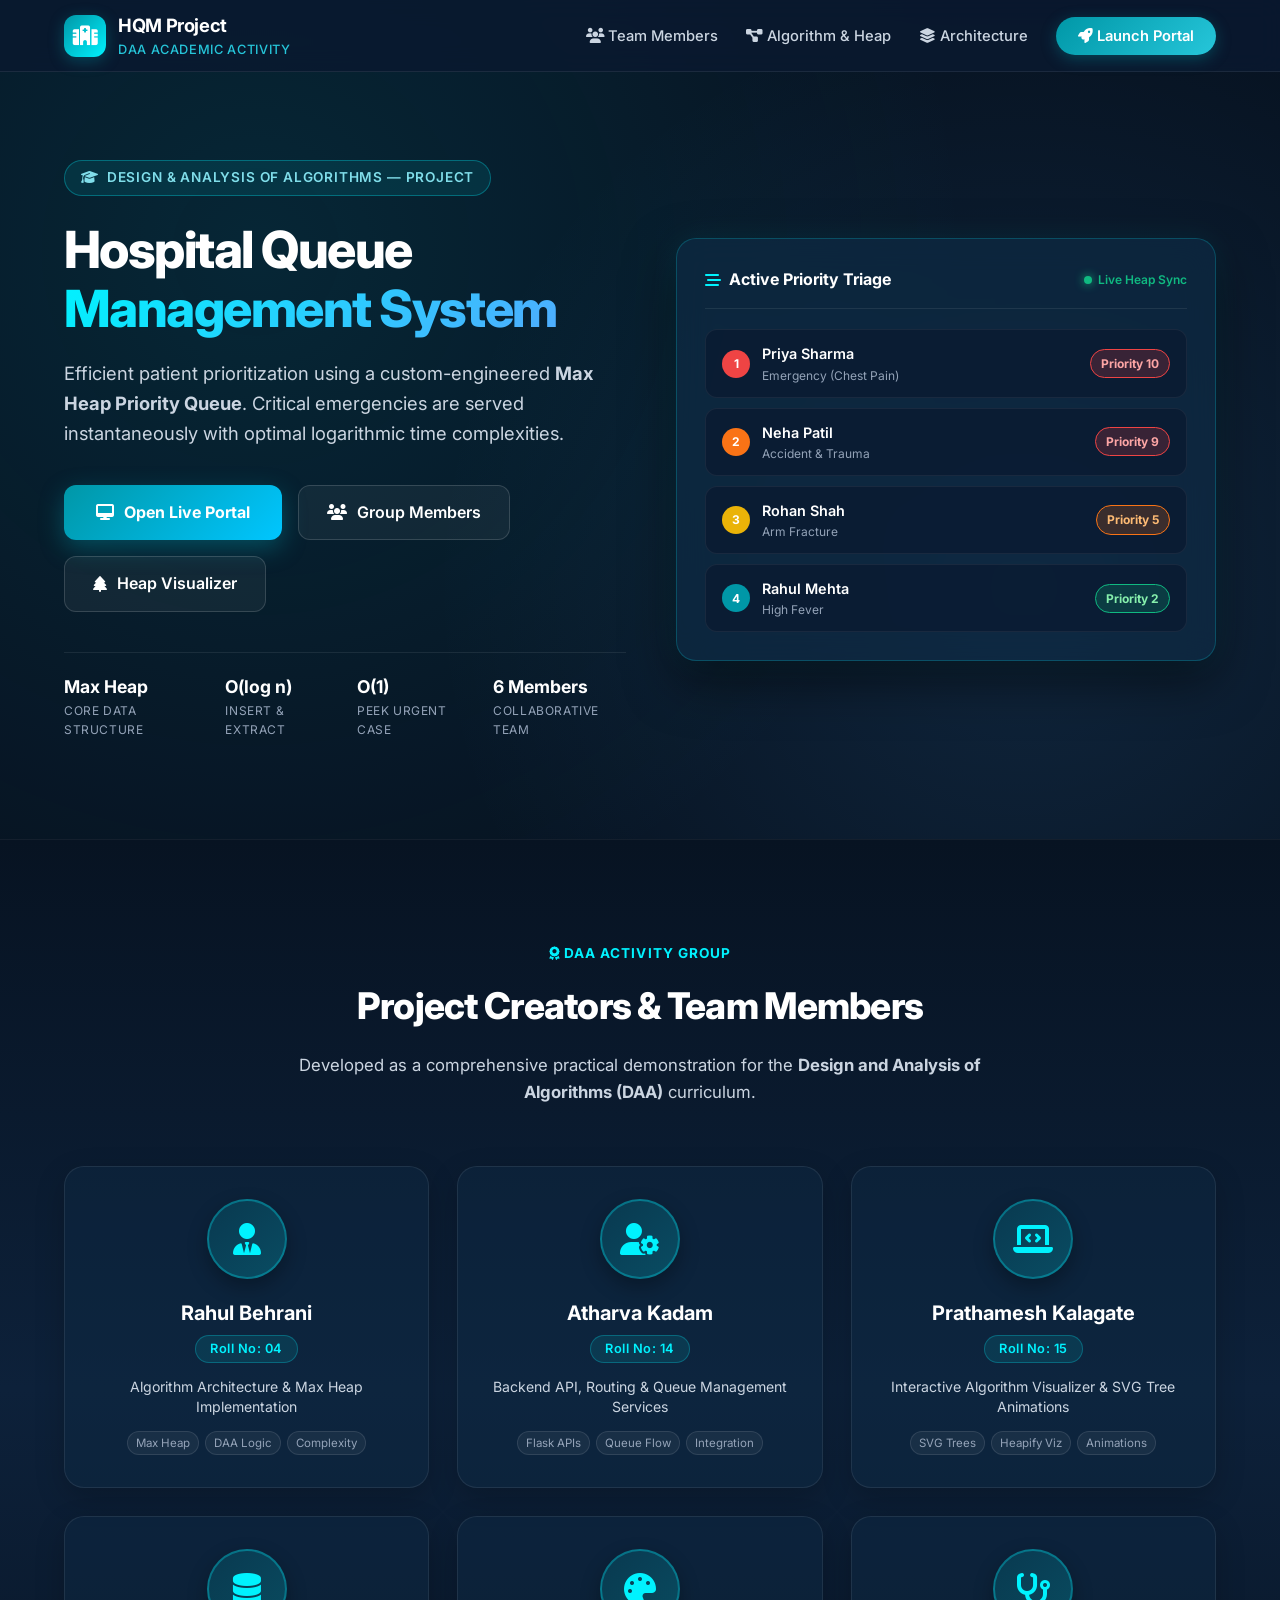
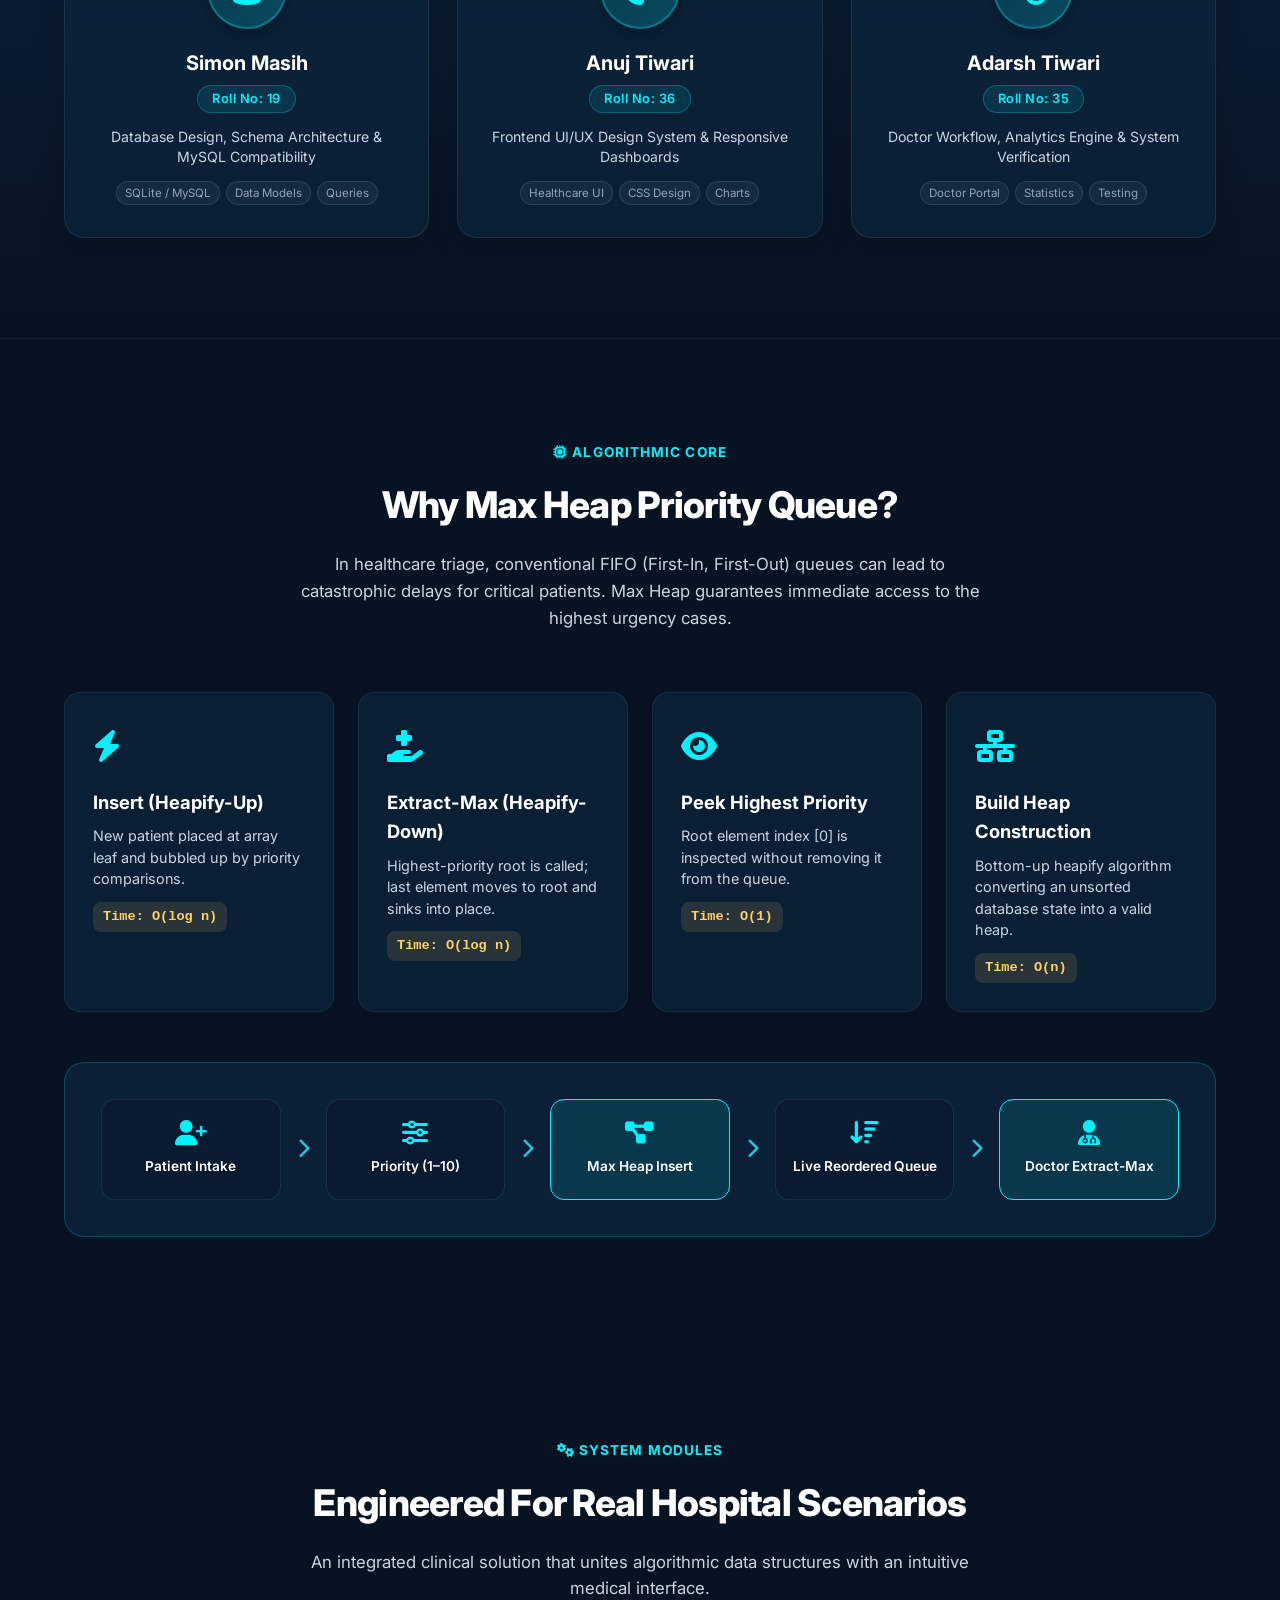
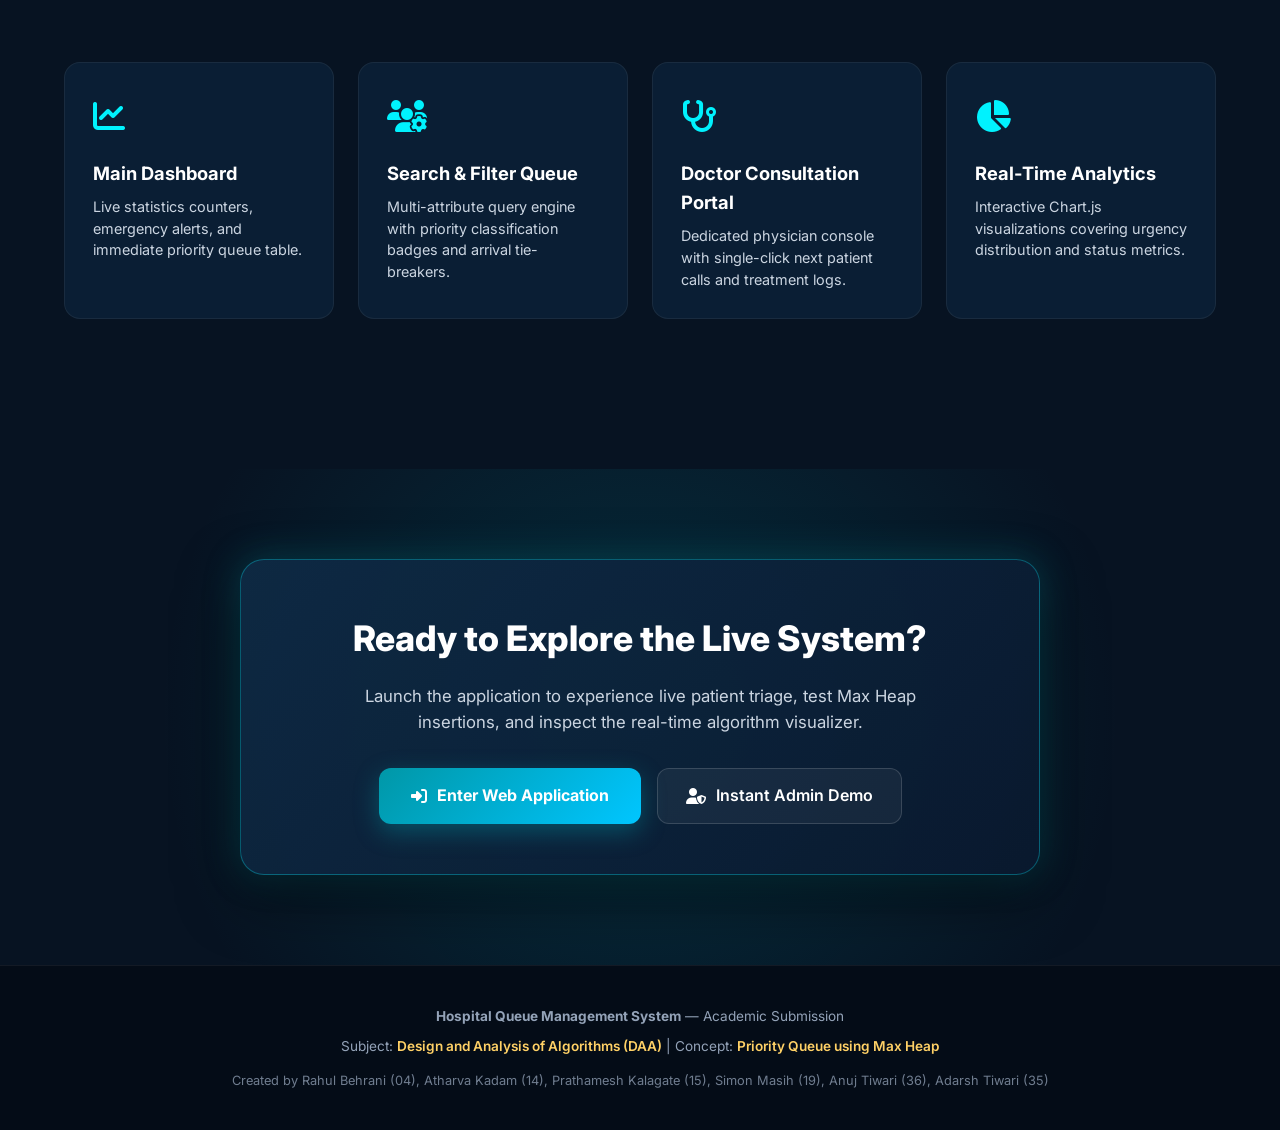
<file: templates/landing.html>
<!DOCTYPE html>
<html lang="en">
<head>
    <meta charset="UTF-8">
    <meta name="viewport" content="width=device-width, initial-scale=1.0">
    <meta name="description" content="Hospital Queue Management System - DAA Activity by Rahul Behrani, Atharva Kadam, Prathamesh Kalagate, Simon Masih, Anuj Tiwari, Adarsh Tiwari. Priority Queue implemented using Max Heap.">
    <title>Hospital Queue Management | DAA Activity Project</title>

    <!-- Google Fonts -->
    <link rel="preconnect" href="https://fonts.googleapis.com">
    <link rel="preconnect" href="https://fonts.gstatic.com" crossorigin>
    <link href="https://fonts.googleapis.com/css2?family=Inter:wght@300;400;500;600;700;800;900&display=swap" rel="stylesheet">

    <!-- Font Awesome Icons -->
    <link rel="stylesheet" href="https://cdnjs.cloudflare.com/ajax/libs/font-awesome/6.5.1/css/all.min.css">

    <!-- Landing Page CSS -->
    <link rel="stylesheet" href="/static/css/landing.css">
</head>
<body>

    <!-- ════════════════════════════════════════════════════════ -->
    <!--  NAVBAR                                                  -->
    <!-- ════════════════════════════════════════════════════════ -->
    <nav class="land-nav">
        <a href="#hero" class="land-logo">
            <div class="land-logo-icon">
                <i class="fas fa-hospital-alt"></i>
            </div>
            <div class="land-logo-text">
                HQM Project
                <span>DAA Academic Activity</span>
            </div>
        </a>

        <ul class="land-links">
            <li><a href="#team"><i class="fas fa-users"></i> Team Members</a></li>
            <li><a href="#algorithm"><i class="fas fa-project-diagram"></i> Algorithm & Heap</a></li>
            <li><a href="#features"><i class="fas fa-layer-group"></i> Architecture</a></li>
            <li><a href="/portal" class="land-nav-btn"><i class="fas fa-rocket"></i> Launch Portal</a></li>
        </ul>
    </nav>

    <!-- ════════════════════════════════════════════════════════ -->
    <!--  HERO SECTION                                            -->
    <!-- ════════════════════════════════════════════════════════ -->
    <header id="hero" class="hero-section">
        <div class="hero-content">
            <div class="badge-daa">
                <i class="fas fa-graduation-cap"></i> Design & Analysis of Algorithms — Project
            </div>
            <h1 class="hero-title">
                Hospital Queue <br>
                <span class="gradient-text">Management System</span>
            </h1>
            <p class="hero-subtitle">
                Efficient patient prioritization using a custom-engineered <strong>Max Heap Priority Queue</strong>. Critical emergencies are served instantaneously with optimal logarithmic time complexities.
            </p>

            <div class="hero-actions">
                <a href="/portal" class="btn-hero-primary">
                    <i class="fas fa-desktop"></i> Open Live Portal
                </a>
                <a href="#team" class="btn-hero-secondary">
                    <i class="fas fa-users"></i> Group Members
                </a>
                <a href="/portal#visualizer" class="btn-hero-secondary">
                    <i class="fas fa-tree"></i> Heap Visualizer
                </a>
            </div>

            <div class="hero-badges-bar">
                <div class="hero-mini-stat">
                    <strong>Max Heap</strong>
                    <span>Core Data Structure</span>
                </div>
                <div class="hero-mini-stat">
                    <strong>O(log n)</strong>
                    <span>Insert & Extract</span>
                </div>
                <div class="hero-mini-stat">
                    <strong>O(1)</strong>
                    <span>Peek Urgent Case</span>
                </div>
                <div class="hero-mini-stat">
                    <strong>6 Members</strong>
                    <span>Collaborative Team</span>
                </div>
            </div>
        </div>

        <!-- Interactive Visual Preview -->
        <div class="hero-visual">
            <div class="hero-glass-card">
                <div class="glass-header">
                    <div class="glass-title">
                        <i class="fas fa-stream"></i> Active Priority Triage
                    </div>
                    <div class="pulse-badge">
                        <span class="pulse-dot"></span> Live Heap Sync
                    </div>
                </div>

                <div class="preview-queue-list">
                    <div class="preview-patient-item">
                        <div class="preview-patient-left">
                            <div class="preview-rank rank-1">1</div>
                            <div>
                                <div class="preview-patient-name">Priya Sharma</div>
                                <div class="preview-patient-cond">Emergency (Chest Pain)</div>
                            </div>
                        </div>
                        <span class="preview-priority-tag tag-crit">Priority 10</span>
                    </div>

                    <div class="preview-patient-item">
                        <div class="preview-patient-left">
                            <div class="preview-rank rank-2">2</div>
                            <div>
                                <div class="preview-patient-name">Neha Patil</div>
                                <div class="preview-patient-cond">Accident & Trauma</div>
                            </div>
                        </div>
                        <span class="preview-priority-tag tag-crit">Priority 9</span>
                    </div>

                    <div class="preview-patient-item">
                        <div class="preview-patient-left">
                            <div class="preview-rank rank-3">3</div>
                            <div>
                                <div class="preview-patient-name">Rohan Shah</div>
                                <div class="preview-patient-cond">Arm Fracture</div>
                            </div>
                        </div>
                        <span class="preview-priority-tag tag-ser">Priority 5</span>
                    </div>

                    <div class="preview-patient-item">
                        <div class="preview-patient-left">
                            <div class="preview-rank rank-4">4</div>
                            <div>
                                <div class="preview-patient-name">Rahul Mehta</div>
                                <div class="preview-patient-cond">High Fever</div>
                            </div>
                        </div>
                        <span class="preview-priority-tag tag-rout">Priority 2</span>
                    </div>
                </div>
            </div>
        </div>
    </header>

    <!-- ════════════════════════════════════════════════════════ -->
    <!--  TEAM MEMBERS SECTION (FEATURED)                         -->
    <!-- ════════════════════════════════════════════════════════ -->
    <section id="team" class="land-section team-section">
        <div class="section-head">
            <span class="section-tag"><i class="fas fa-award"></i> DAA Activity Group</span>
            <h2 class="section-title">Project Creators & Team Members</h2>
            <p class="section-desc">
                Developed as a comprehensive practical demonstration for the <strong>Design and Analysis of Algorithms (DAA)</strong> curriculum.
            </p>
        </div>

        <div class="team-grid-land">
            <!-- Rahul Behrani -->
            <div class="team-card-land">
                <div class="team-avatar-box">
                    <i class="fas fa-user-tie"></i>
                </div>
                <h3 class="member-name">Rahul Behrani</h3>
                <span class="member-roll">Roll No: 04</span>
                <p class="member-role">Algorithm Architecture & Max Heap Implementation</p>
                <div class="member-badges">
                    <span class="member-pill">Max Heap</span>
                    <span class="member-pill">DAA Logic</span>
                    <span class="member-pill">Complexity</span>
                </div>
            </div>

            <!-- Atharva Kadam -->
            <div class="team-card-land">
                <div class="team-avatar-box">
                    <i class="fas fa-user-gear"></i>
                </div>
                <h3 class="member-name">Atharva Kadam</h3>
                <span class="member-roll">Roll No: 14</span>
                <p class="member-role">Backend API, Routing & Queue Management Services</p>
                <div class="member-badges">
                    <span class="member-pill">Flask APIs</span>
                    <span class="member-pill">Queue Flow</span>
                    <span class="member-pill">Integration</span>
                </div>
            </div>

            <!-- Prathamesh Kalagate -->
            <div class="team-card-land">
                <div class="team-avatar-box">
                    <i class="fas fa-laptop-code"></i>
                </div>
                <h3 class="member-name">Prathamesh Kalagate</h3>
                <span class="member-roll">Roll No: 15</span>
                <p class="member-role">Interactive Algorithm Visualizer & SVG Tree Animations</p>
                <div class="member-badges">
                    <span class="member-pill">SVG Trees</span>
                    <span class="member-pill">Heapify Viz</span>
                    <span class="member-pill">Animations</span>
                </div>
            </div>

            <!-- Simon Masih -->
            <div class="team-card-land">
                <div class="team-avatar-box">
                    <i class="fas fa-database"></i>
                </div>
                <h3 class="member-name">Simon Masih</h3>
                <span class="member-roll">Roll No: 19</span>
                <p class="member-role">Database Design, Schema Architecture & MySQL Compatibility</p>
                <div class="member-badges">
                    <span class="member-pill">SQLite / MySQL</span>
                    <span class="member-pill">Data Models</span>
                    <span class="member-pill">Queries</span>
                </div>
            </div>

            <!-- Anuj Tiwari -->
            <div class="team-card-land">
                <div class="team-avatar-box">
                    <i class="fas fa-palette"></i>
                </div>
                <h3 class="member-name">Anuj Tiwari</h3>
                <span class="member-roll">Roll No: 36</span>
                <p class="member-role">Frontend UI/UX Design System & Responsive Dashboards</p>
                <div class="member-badges">
                    <span class="member-pill">Healthcare UI</span>
                    <span class="member-pill">CSS Design</span>
                    <span class="member-pill">Charts</span>
                </div>
            </div>

            <!-- Adarsh Tiwari -->
            <div class="team-card-land">
                <div class="team-avatar-box">
                    <i class="fas fa-stethoscope"></i>
                </div>
                <h3 class="member-name">Adarsh Tiwari</h3>
                <span class="member-roll">Roll No: 35</span>
                <p class="member-role">Doctor Workflow, Analytics Engine & System Verification</p>
                <div class="member-badges">
                    <span class="member-pill">Doctor Portal</span>
                    <span class="member-pill">Statistics</span>
                    <span class="member-pill">Testing</span>
                </div>
            </div>
        </div>
    </section>

    <!-- ════════════════════════════════════════════════════════ -->
    <!--  ALGORITHM & MAX HEAP SHOWCASE                           -->
    <!-- ════════════════════════════════════════════════════════ -->
    <section id="algorithm" class="land-section algo-section">
        <div class="section-head">
            <span class="section-tag"><i class="fas fa-microchip"></i> Algorithmic Core</span>
            <h2 class="section-title">Why Max Heap Priority Queue?</h2>
            <p class="section-desc">
                In healthcare triage, conventional FIFO (First-In, First-Out) queues can lead to catastrophic delays for critical patients. Max Heap guarantees immediate access to the highest urgency cases.
            </p>
        </div>

        <div class="algo-grid">
            <div class="algo-card">
                <div class="algo-icon"><i class="fas fa-bolt"></i></div>
                <h4>Insert (Heapify-Up)</h4>
                <p>New patient placed at array leaf and bubbled up by priority comparisons.</p>
                <span class="algo-complexity-tag">Time: O(log n)</span>
            </div>

            <div class="algo-card">
                <div class="algo-icon"><i class="fas fa-hand-holding-medical"></i></div>
                <h4>Extract-Max (Heapify-Down)</h4>
                <p>Highest-priority root is called; last element moves to root and sinks into place.</p>
                <span class="algo-complexity-tag">Time: O(log n)</span>
            </div>

            <div class="algo-card">
                <div class="algo-icon"><i class="fas fa-eye"></i></div>
                <h4>Peek Highest Priority</h4>
                <p>Root element index [0] is inspected without removing it from the queue.</p>
                <span class="algo-complexity-tag">Time: O(1)</span>
            </div>

            <div class="algo-card">
                <div class="algo-icon"><i class="fas fa-network-wired"></i></div>
                <h4>Build Heap Construction</h4>
                <p>Bottom-up heapify algorithm converting an unsorted database state into a valid heap.</p>
                <span class="algo-complexity-tag">Time: O(n)</span>
            </div>
        </div>

        <!-- End-to-end Pipeline Flow -->
        <div class="flow-container">
            <div class="flow-steps-land">
                <div class="flow-box-land">
                    <i class="fas fa-user-plus"></i>
                    <span>Patient Intake</span>
                </div>
                <div class="flow-arrow-land"><i class="fas fa-chevron-right"></i></div>
                <div class="flow-box-land">
                    <i class="fas fa-sliders-h"></i>
                    <span>Priority (1–10)</span>
                </div>
                <div class="flow-arrow-land"><i class="fas fa-chevron-right"></i></div>
                <div class="flow-box-land highlight">
                    <i class="fas fa-project-diagram"></i>
                    <span>Max Heap Insert</span>
                </div>
                <div class="flow-arrow-land"><i class="fas fa-chevron-right"></i></div>
                <div class="flow-box-land">
                    <i class="fas fa-sort-amount-down"></i>
                    <span>Live Reordered Queue</span>
                </div>
                <div class="flow-arrow-land"><i class="fas fa-chevron-right"></i></div>
                <div class="flow-box-land highlight">
                    <i class="fas fa-user-md"></i>
                    <span>Doctor Extract-Max</span>
                </div>
            </div>
        </div>
    </section>

    <!-- ════════════════════════════════════════════════════════ -->
    <!--  SYSTEM FEATURES SECTION                                 -->
    <!-- ════════════════════════════════════════════════════════ -->
    <section id="features" class="land-section">
        <div class="section-head">
            <span class="section-tag"><i class="fas fa-cogs"></i> System Modules</span>
            <h2 class="section-title">Engineered For Real Hospital Scenarios</h2>
            <p class="section-desc">
                An integrated clinical solution that unites algorithmic data structures with an intuitive medical interface.
            </p>
        </div>

        <div class="algo-grid">
            <div class="algo-card">
                <div class="algo-icon"><i class="fas fa-chart-line"></i></div>
                <h4>Main Dashboard</h4>
                <p>Live statistics counters, emergency alerts, and immediate priority queue table.</p>
            </div>
            <div class="algo-card">
                <div class="algo-icon"><i class="fas fa-users-cog"></i></div>
                <h4>Search & Filter Queue</h4>
                <p>Multi-attribute query engine with priority classification badges and arrival tie-breakers.</p>
            </div>
            <div class="algo-card">
                <div class="algo-icon"><i class="fas fa-stethoscope"></i></div>
                <h4>Doctor Consultation Portal</h4>
                <p>Dedicated physician console with single-click next patient calls and treatment logs.</p>
            </div>
            <div class="algo-card">
                <div class="algo-icon"><i class="fas fa-chart-pie"></i></div>
                <h4>Real-Time Analytics</h4>
                <p>Interactive Chart.js visualizations covering urgency distribution and status metrics.</p>
            </div>
        </div>
    </section>

    <!-- ════════════════════════════════════════════════════════ -->
    <!--  CTA / LAUNCH SECTION                                    -->
    <!-- ════════════════════════════════════════════════════════ -->
    <section class="cta-section">
        <div class="cta-box">
            <h2 class="cta-title">Ready to Explore the Live System?</h2>
            <p class="cta-desc">
                Launch the application to experience live patient triage, test Max Heap insertions, and inspect the real-time algorithm visualizer.
            </p>
            <div class="cta-buttons">
                <a href="/portal" class="btn-hero-primary">
                    <i class="fas fa-sign-in-alt"></i> Enter Web Application
                </a>
                <a href="/portal" onclick="localStorage.setItem('hqm_user', JSON.stringify({username:'admin', role:'Admin'}));" class="btn-hero-secondary">
                    <i class="fas fa-user-shield"></i> Instant Admin Demo
                </a>
            </div>
        </div>
    </section>

    <!-- ════════════════════════════════════════════════════════ -->
    <!--  FOOTER                                                  -->
    <!-- ════════════════════════════════════════════════════════ -->
    <footer class="land-footer">
        <p><strong>Hospital Queue Management System</strong> — Academic Submission</p>
        <p>Subject: <span class="highlight-gold">Design and Analysis of Algorithms (DAA)</span> | Concept: <span class="highlight-gold">Priority Queue using Max Heap</span></p>
        <p style="margin-top: 14px; opacity: 0.75; font-size: 0.8rem;">
            Created by Rahul Behrani (04), Atharva Kadam (14), Prathamesh Kalagate (15), Simon Masih (19), Anuj Tiwari (36), Adarsh Tiwari (35)
        </p>
    </footer>

</body>
</html>
</file>
<file: static/css/landing.css>
/* ╔══════════════════════════════════════════════════════════════════╗
   ║  Hospital Queue Management — Landing Page Styles                ║
   ║  Modern, Vibrant, Academic Showcase for DAA Activity            ║
   ╚══════════════════════════════════════════════════════════════════╝ */

:root {
    --navy-900: #0a192f;
    --navy-800: #0f2b46;
    --navy-700: #1a3a5c;
    --teal-500: #0097a7;
    --teal-400: #26c6da;
    --teal-300: #80deea;
    --teal-glow: rgba(0, 151, 167, 0.35);
    --accent-cyan: #00f2fe;
    --accent-blue: #4facfe;
    --red-500: #ef4444;
    --orange-500: #f97316;
    --green-500: #10b981;
    --white: #ffffff;
    --gray-50: #f8fafc;
    --gray-100: #f1f5f9;
    --gray-200: #e2e8f0;
    --gray-300: #cbd5e1;
    --gray-400: #94a3b8;
    --gray-500: #64748b;
    --gray-600: #475569;
    --gray-700: #334155;
    --font-main: 'Inter', -apple-system, BlinkMacSystemFont, sans-serif;
}

*, *::before, *::after {
    box-sizing: border-box;
    margin: 0;
    padding: 0;
}

html {
    scroll-behavior: smooth;
    font-family: var(--font-main);
    color: var(--gray-700);
    background: #071322;
}

body {
    background: #071322;
    color: var(--gray-200);
    line-height: 1.6;
    overflow-x: hidden;
}

/* ─── Navbar ──────────────────────────────────────────────────── */
.land-nav {
    position: fixed;
    top: 0;
    left: 0;
    right: 0;
    height: 72px;
    background: rgba(10, 25, 47, 0.85);
    backdrop-filter: blur(12px);
    -webkit-backdrop-filter: blur(12px);
    display: flex;
    align-items: center;
    justify-content: space-between;
    padding: 0 5%;
    z-index: 1000;
    border-bottom: 1px solid rgba(255, 255, 255, 0.08);
}

.land-logo {
    display: flex;
    align-items: center;
    gap: 12px;
    text-decoration: none;
}

.land-logo-icon {
    width: 42px;
    height: 42px;
    background: linear-gradient(135deg, var(--teal-500), var(--accent-cyan));
    border-radius: 12px;
    display: flex;
    align-items: center;
    justify-content: center;
    color: #fff;
    font-size: 1.25rem;
    box-shadow: 0 4px 15px var(--teal-glow);
}

.land-logo-text {
    font-weight: 700;
    font-size: 1.15rem;
    color: #fff;
    letter-spacing: -0.02em;
}

.land-logo-text span {
    color: var(--teal-400);
    font-size: 0.8rem;
    display: block;
    font-weight: 500;
    letter-spacing: 0.05em;
    text-transform: uppercase;
}

.land-links {
    display: flex;
    align-items: center;
    gap: 28px;
    list-style: none;
}

.land-links a {
    color: var(--gray-300);
    text-decoration: none;
    font-size: 0.92rem;
    font-weight: 500;
    transition: all 0.2s ease;
}

.land-links a:hover {
    color: var(--accent-cyan);
}

.land-nav-btn {
    background: linear-gradient(135deg, var(--teal-500), var(--teal-400));
    color: #fff !important;
    padding: 10px 22px;
    border-radius: 30px;
    font-weight: 600 !important;
    box-shadow: 0 4px 15px var(--teal-glow);
    transition: transform 0.2s, box-shadow 0.2s !important;
}

.land-nav-btn:hover {
    transform: translateY(-2px);
    box-shadow: 0 6px 20px rgba(0, 242, 254, 0.4);
}

/* ─── Hero Section ────────────────────────────────────────────── */
.hero-section {
    position: relative;
    padding: 160px 5% 100px;
    min-height: 90vh;
    display: flex;
    align-items: center;
    justify-content: space-between;
    gap: 50px;
    background: radial-gradient(circle at 20% 30%, rgba(0, 151, 167, 0.15) 0%, transparent 60%),
                radial-gradient(circle at 80% 70%, rgba(79, 172, 254, 0.12) 0%, transparent 50%);
    overflow: hidden;
}

.hero-content {
    flex: 1;
    max-width: 650px;
    z-index: 2;
}

.badge-daa {
    display: inline-flex;
    align-items: center;
    gap: 8px;
    padding: 6px 16px;
    background: rgba(0, 151, 167, 0.15);
    border: 1px solid rgba(0, 242, 254, 0.3);
    border-radius: 30px;
    color: var(--teal-300);
    font-size: 0.85rem;
    font-weight: 600;
    text-transform: uppercase;
    letter-spacing: 0.06em;
    margin-bottom: 24px;
    animation: fadeInDown 0.8s ease;
}

.hero-title {
    font-size: 3.2rem;
    font-weight: 800;
    line-height: 1.15;
    color: #fff;
    margin-bottom: 20px;
    letter-spacing: -0.03em;
}

.hero-title .gradient-text {
    background: linear-gradient(135deg, #00f2fe 0%, #4facfe 100%);
    -webkit-background-clip: text;
    -webkit-text-fill-color: transparent;
}

.hero-subtitle {
    font-size: 1.15rem;
    color: var(--gray-300);
    margin-bottom: 36px;
    line-height: 1.65;
}

.hero-actions {
    display: flex;
    gap: 16px;
    flex-wrap: wrap;
    margin-bottom: 40px;
}

.btn-hero-primary {
    display: inline-flex;
    align-items: center;
    gap: 10px;
    background: linear-gradient(135deg, #0097a7, #00c6ff);
    color: #fff;
    font-weight: 700;
    padding: 14px 32px;
    border-radius: 12px;
    text-decoration: none;
    box-shadow: 0 8px 25px rgba(0, 151, 167, 0.4);
    transition: all 0.25s ease;
}

.btn-hero-primary:hover {
    transform: translateY(-3px);
    box-shadow: 0 12px 30px rgba(0, 198, 255, 0.5);
    color: #fff;
}

.btn-hero-secondary {
    display: inline-flex;
    align-items: center;
    gap: 10px;
    background: rgba(255, 255, 255, 0.05);
    border: 1px solid rgba(255, 255, 255, 0.15);
    color: #fff;
    font-weight: 600;
    padding: 14px 28px;
    border-radius: 12px;
    text-decoration: none;
    transition: all 0.25s ease;
}

.btn-hero-secondary:hover {
    background: rgba(255, 255, 255, 0.1);
    border-color: var(--teal-400);
    color: var(--teal-300);
    transform: translateY(-3px);
}

.hero-badges-bar {
    display: flex;
    gap: 20px;
    align-items: center;
    padding-top: 20px;
    border-top: 1px solid rgba(255, 255, 255, 0.08);
}

.hero-mini-stat {
    display: flex;
    flex-direction: column;
}

.hero-mini-stat strong {
    color: #fff;
    font-size: 1.1rem;
    font-weight: 700;
}

.hero-mini-stat span {
    font-size: 0.75rem;
    color: var(--gray-400);
    text-transform: uppercase;
    letter-spacing: 0.05em;
}

/* ─── Hero Visual Card ────────────────────────────────────────── */
.hero-visual {
    flex: 1;
    max-width: 540px;
    z-index: 2;
}

.hero-glass-card {
    background: rgba(15, 43, 70, 0.65);
    border: 1px solid rgba(0, 242, 254, 0.2);
    border-radius: 20px;
    padding: 28px;
    backdrop-filter: blur(16px);
    -webkit-backdrop-filter: blur(16px);
    box-shadow: 0 20px 50px rgba(0, 0, 0, 0.5), 0 0 30px rgba(0, 151, 167, 0.15);
    animation: floatAnim 6s ease-in-out infinite;
}

@keyframes floatAnim {
    0%, 100% { transform: translateY(0); }
    50% { transform: translateY(-10px); }
}

.glass-header {
    display: flex;
    align-items: center;
    justify-content: space-between;
    margin-bottom: 20px;
    padding-bottom: 16px;
    border-bottom: 1px solid rgba(255, 255, 255, 0.08);
}

.glass-title {
    font-size: 1rem;
    font-weight: 700;
    color: #fff;
    display: flex;
    align-items: center;
    gap: 8px;
}

.glass-title i {
    color: var(--accent-cyan);
}

.pulse-badge {
    display: inline-flex;
    align-items: center;
    gap: 6px;
    font-size: 0.75rem;
    color: var(--green-500);
    font-weight: 600;
}

.pulse-dot {
    width: 8px;
    height: 8px;
    background: var(--green-500);
    border-radius: 50%;
    box-shadow: 0 0 10px var(--green-500);
    animation: pulse 1.5s infinite;
}

@keyframes pulse {
    0%, 100% { transform: scale(1); opacity: 1; }
    50% { transform: scale(1.3); opacity: 0.6; }
}

.preview-queue-list {
    display: flex;
    flex-direction: column;
    gap: 10px;
}

.preview-patient-item {
    display: flex;
    align-items: center;
    justify-content: space-between;
    background: rgba(10, 25, 47, 0.7);
    border: 1px solid rgba(255, 255, 255, 0.06);
    border-radius: 12px;
    padding: 12px 16px;
    transition: transform 0.2s;
}

.preview-patient-item:hover {
    transform: translateX(4px);
    border-color: rgba(0, 242, 254, 0.3);
}

.preview-patient-left {
    display: flex;
    align-items: center;
    gap: 12px;
}

.preview-rank {
    width: 28px;
    height: 28px;
    border-radius: 50%;
    display: flex;
    align-items: center;
    justify-content: center;
    font-size: 0.75rem;
    font-weight: 700;
    color: #fff;
}

.rank-1 { background: var(--red-500); }
.rank-2 { background: var(--orange-500); }
.rank-3 { background: #eab308; }
.rank-4 { background: var(--teal-500); }

.preview-patient-name {
    font-size: 0.9rem;
    font-weight: 600;
    color: #fff;
}

.preview-patient-cond {
    font-size: 0.75rem;
    color: var(--gray-400);
}

.preview-priority-tag {
    padding: 4px 10px;
    border-radius: 20px;
    font-size: 0.75rem;
    font-weight: 700;
    color: #fff;
}

.tag-crit { background: rgba(239, 68, 68, 0.2); border: 1px solid var(--red-500); color: #fca5a5; }
.tag-ser  { background: rgba(249, 115, 22, 0.2); border: 1px solid var(--orange-500); color: #fdba74; }
.tag-mod  { background: rgba(234, 179, 8, 0.2); border: 1px solid #eab308; color: #fef08a; }
.tag-rout { background: rgba(16, 185, 129, 0.2); border: 1px solid var(--green-500); color: #86efac; }

/* ─── Section Common ──────────────────────────────────────────── */
.land-section {
    padding: 100px 5%;
    position: relative;
}

.section-head {
    text-align: center;
    max-width: 700px;
    margin: 0 auto 60px;
}

.section-tag {
    font-size: 0.85rem;
    text-transform: uppercase;
    letter-spacing: 0.08em;
    font-weight: 700;
    color: var(--accent-cyan);
    margin-bottom: 12px;
    display: inline-block;
}

.section-title {
    font-size: 2.3rem;
    font-weight: 800;
    color: #fff;
    margin-bottom: 16px;
    letter-spacing: -0.02em;
}

.section-desc {
    font-size: 1.05rem;
    color: var(--gray-300);
}

/* ─── Team Members Section (HIGHLIGHT) ────────────────────────── */
.team-section {
    background: linear-gradient(180deg, #071322 0%, #0d213a 50%, #071322 100%);
    border-top: 1px solid rgba(255, 255, 255, 0.05);
    border-bottom: 1px solid rgba(255, 255, 255, 0.05);
}

.team-grid-land {
    display: grid;
    grid-template-columns: repeat(auto-fit, minmax(300px, 1fr));
    gap: 28px;
    max-width: 1200px;
    margin: 0 auto;
}

.team-card-land {
    background: rgba(15, 43, 70, 0.45);
    border: 1px solid rgba(255, 255, 255, 0.08);
    border-radius: 20px;
    padding: 32px 24px;
    text-align: center;
    position: relative;
    overflow: hidden;
    transition: all 0.3s cubic-bezier(0.16, 1, 0.3, 1);
    box-shadow: 0 10px 30px rgba(0, 0, 0, 0.2);
}

.team-card-land::before {
    content: '';
    position: absolute;
    top: 0;
    left: 0;
    right: 0;
    height: 4px;
    background: linear-gradient(90deg, var(--teal-500), var(--accent-cyan));
    opacity: 0;
    transition: opacity 0.3s ease;
}

.team-card-land:hover {
    transform: translateY(-8px);
    background: rgba(15, 43, 70, 0.85);
    border-color: rgba(0, 242, 254, 0.4);
    box-shadow: 0 20px 40px rgba(0, 0, 0, 0.4), 0 0 25px rgba(0, 151, 167, 0.25);
}

.team-card-land:hover::before {
    opacity: 1;
}

.team-avatar-box {
    width: 80px;
    height: 80px;
    background: linear-gradient(135deg, rgba(0, 151, 167, 0.2), rgba(0, 242, 254, 0.2));
    border: 2px solid rgba(0, 242, 254, 0.3);
    border-radius: 50%;
    margin: 0 auto 18px;
    display: flex;
    align-items: center;
    justify-content: center;
    font-size: 2rem;
    color: var(--accent-cyan);
    box-shadow: 0 8px 20px rgba(0, 0, 0, 0.3);
    transition: transform 0.3s;
}

.team-card-land:hover .team-avatar-box {
    transform: scale(1.08) rotate(5deg);
    border-color: var(--accent-cyan);
    box-shadow: 0 0 20px rgba(0, 242, 254, 0.4);
}

.member-name {
    font-size: 1.25rem;
    font-weight: 700;
    color: #fff;
    margin-bottom: 6px;
}

.member-roll {
    display: inline-block;
    background: rgba(0, 242, 254, 0.1);
    color: var(--accent-cyan);
    border: 1px solid rgba(0, 242, 254, 0.25);
    padding: 3px 14px;
    border-radius: 20px;
    font-size: 0.8rem;
    font-weight: 600;
    letter-spacing: 0.04em;
    margin-bottom: 14px;
}

.member-role {
    font-size: 0.88rem;
    color: var(--gray-300);
    line-height: 1.4;
}

.member-badges {
    display: flex;
    justify-content: center;
    gap: 6px;
    flex-wrap: wrap;
    margin-top: 14px;
}

.member-pill {
    font-size: 0.72rem;
    background: rgba(255, 255, 255, 0.05);
    border: 1px solid rgba(255, 255, 255, 0.1);
    padding: 2px 8px;
    border-radius: 12px;
    color: var(--gray-400);
}

/* ─── DAA Algorithm Showcase Section ──────────────────────────── */
.algo-section {
    background: #071322;
}

.algo-grid {
    display: grid;
    grid-template-columns: repeat(auto-fit, minmax(260px, 1fr));
    gap: 24px;
    max-width: 1200px;
    margin: 0 auto 50px;
}

.algo-card {
    background: rgba(15, 43, 70, 0.5);
    border: 1px solid rgba(255, 255, 255, 0.06);
    border-radius: 16px;
    padding: 28px;
    transition: transform 0.25s, border-color 0.25s;
}

.algo-card:hover {
    transform: translateY(-4px);
    border-color: rgba(0, 242, 254, 0.3);
}

.algo-icon {
    font-size: 2rem;
    color: var(--accent-cyan);
    margin-bottom: 16px;
}

.algo-card h4 {
    font-size: 1.15rem;
    color: #fff;
    margin-bottom: 8px;
    font-weight: 700;
}

.algo-card p {
    font-size: 0.9rem;
    color: var(--gray-300);
    line-height: 1.5;
}

.algo-complexity-tag {
    display: inline-block;
    margin-top: 12px;
    font-family: monospace;
    font-size: 0.85rem;
    font-weight: 700;
    color: #ffd166;
    background: rgba(255, 209, 102, 0.12);
    padding: 4px 10px;
    border-radius: 8px;
}

/* ─── Flow / Pipeline Banner ──────────────────────────────────── */
.flow-container {
    max-width: 1200px;
    margin: 0 auto;
    background: rgba(15, 43, 70, 0.6);
    border: 1px solid rgba(0, 242, 254, 0.2);
    border-radius: 20px;
    padding: 36px;
}

.flow-steps-land {
    display: flex;
    align-items: center;
    justify-content: space-between;
    flex-wrap: wrap;
    gap: 16px;
}

.flow-box-land {
    flex: 1;
    min-width: 140px;
    text-align: center;
    background: rgba(10, 25, 47, 0.7);
    border: 1px solid rgba(255, 255, 255, 0.08);
    border-radius: 14px;
    padding: 20px 12px;
    transition: all 0.2s;
}

.flow-box-land.highlight {
    background: rgba(0, 151, 167, 0.2);
    border-color: var(--accent-cyan);
}

.flow-box-land i {
    font-size: 1.6rem;
    color: var(--accent-cyan);
    margin-bottom: 8px;
    display: block;
}

.flow-box-land span {
    font-size: 0.85rem;
    font-weight: 600;
    color: #fff;
}

.flow-arrow-land {
    color: var(--teal-400);
    font-size: 1.25rem;
}

/* ─── CTA Banner ──────────────────────────────────────────────── */
.cta-section {
    padding: 90px 5%;
    text-align: center;
    background: radial-gradient(circle at center, rgba(0, 151, 167, 0.2) 0%, transparent 70%);
}

.cta-box {
    max-width: 800px;
    margin: 0 auto;
    background: linear-gradient(135deg, rgba(15, 43, 70, 0.9), rgba(10, 25, 47, 0.9));
    border: 1px solid rgba(0, 242, 254, 0.3);
    border-radius: 24px;
    padding: 50px 30px;
    box-shadow: 0 20px 60px rgba(0, 0, 0, 0.5), 0 0 35px var(--teal-glow);
}

.cta-title {
    font-size: 2.2rem;
    font-weight: 800;
    color: #fff;
    margin-bottom: 16px;
}

.cta-desc {
    font-size: 1.05rem;
    color: var(--gray-300);
    margin-bottom: 32px;
    max-width: 600px;
    margin-left: auto;
    margin-right: auto;
}

.cta-buttons {
    display: flex;
    justify-content: center;
    gap: 16px;
    flex-wrap: wrap;
}

/* ─── Footer ──────────────────────────────────────────────────── */
.land-footer {
    background: #040c17;
    border-top: 1px solid rgba(255, 255, 255, 0.06);
    padding: 40px 5% 30px;
    text-align: center;
    color: var(--gray-400);
    font-size: 0.85rem;
}

.land-footer p {
    margin-bottom: 8px;
}

.land-footer .highlight-gold {
    color: #ffd166;
    font-weight: 600;
}

/* ─── Responsive Media Queries (Fluid & Mobile Optimized) ─────────── */
@media (max-width: 1080px) {
    .hero-section {
        padding: 130px 4% 70px;
        gap: 36px;
    }
    .hero-title {
        font-size: 2.8rem;
    }
    .team-grid-land {
        grid-template-columns: repeat(2, 1fr);
    }
}

@media (max-width: 900px) {
    .hero-section {
        flex-direction: column;
        text-align: center;
        padding-top: 110px;
    }
    .hero-content {
        max-width: 100%;
    }
    .hero-actions {
        justify-content: center;
    }
    .hero-badges-bar {
        justify-content: center;
        flex-wrap: wrap;
    }
    .hero-visual {
        max-width: 520px;
        width: 100%;
        margin: 0 auto;
    }
    .flow-steps-land {
        display: grid;
        grid-template-columns: 1fr;
        gap: 12px;
    }
    .flow-arrow-land {
        transform: rotate(90deg);
        margin: 4px auto;
    }
}

@media (max-width: 768px) {
    .land-nav {
        padding: 0 4%;
        height: 64px;
    }
    .land-links {
        display: none;
    }
    .land-section {
        padding: 70px 4%;
    }
    .section-title {
        font-size: 1.9rem;
    }
    .team-grid-land {
        grid-template-columns: 1fr;
        gap: 18px;
    }
    .algo-grid {
        grid-template-columns: 1fr;
        gap: 16px;
    }
    .cta-title {
        font-size: 1.75rem;
    }
    .cta-box {
        padding: 36px 20px;
    }
}

@media (max-width: 480px) {
    .hero-title {
        font-size: 2.1rem;
        line-height: 1.2;
    }
    .hero-subtitle {
        font-size: 0.95rem;
    }
    .hero-actions {
        flex-direction: column;
        width: 100%;
    }
    .btn-hero-primary,
    .btn-hero-secondary {
        width: 100%;
        justify-content: center;
        padding: 13px 20px;
    }
    .hero-badges-bar {
        display: grid;
        grid-template-columns: 1fr 1fr;
        gap: 14px;
        text-align: left;
    }
    .preview-patient-item {
        padding: 10px 12px;
    }
    .preview-patient-name {
        font-size: 0.82rem;
    }
    .preview-patient-cond {
        font-size: 0.7rem;
    }
    .cta-buttons {
        flex-direction: column;
    }
    .cta-buttons a {
        width: 100%;
    }
}
</file>
